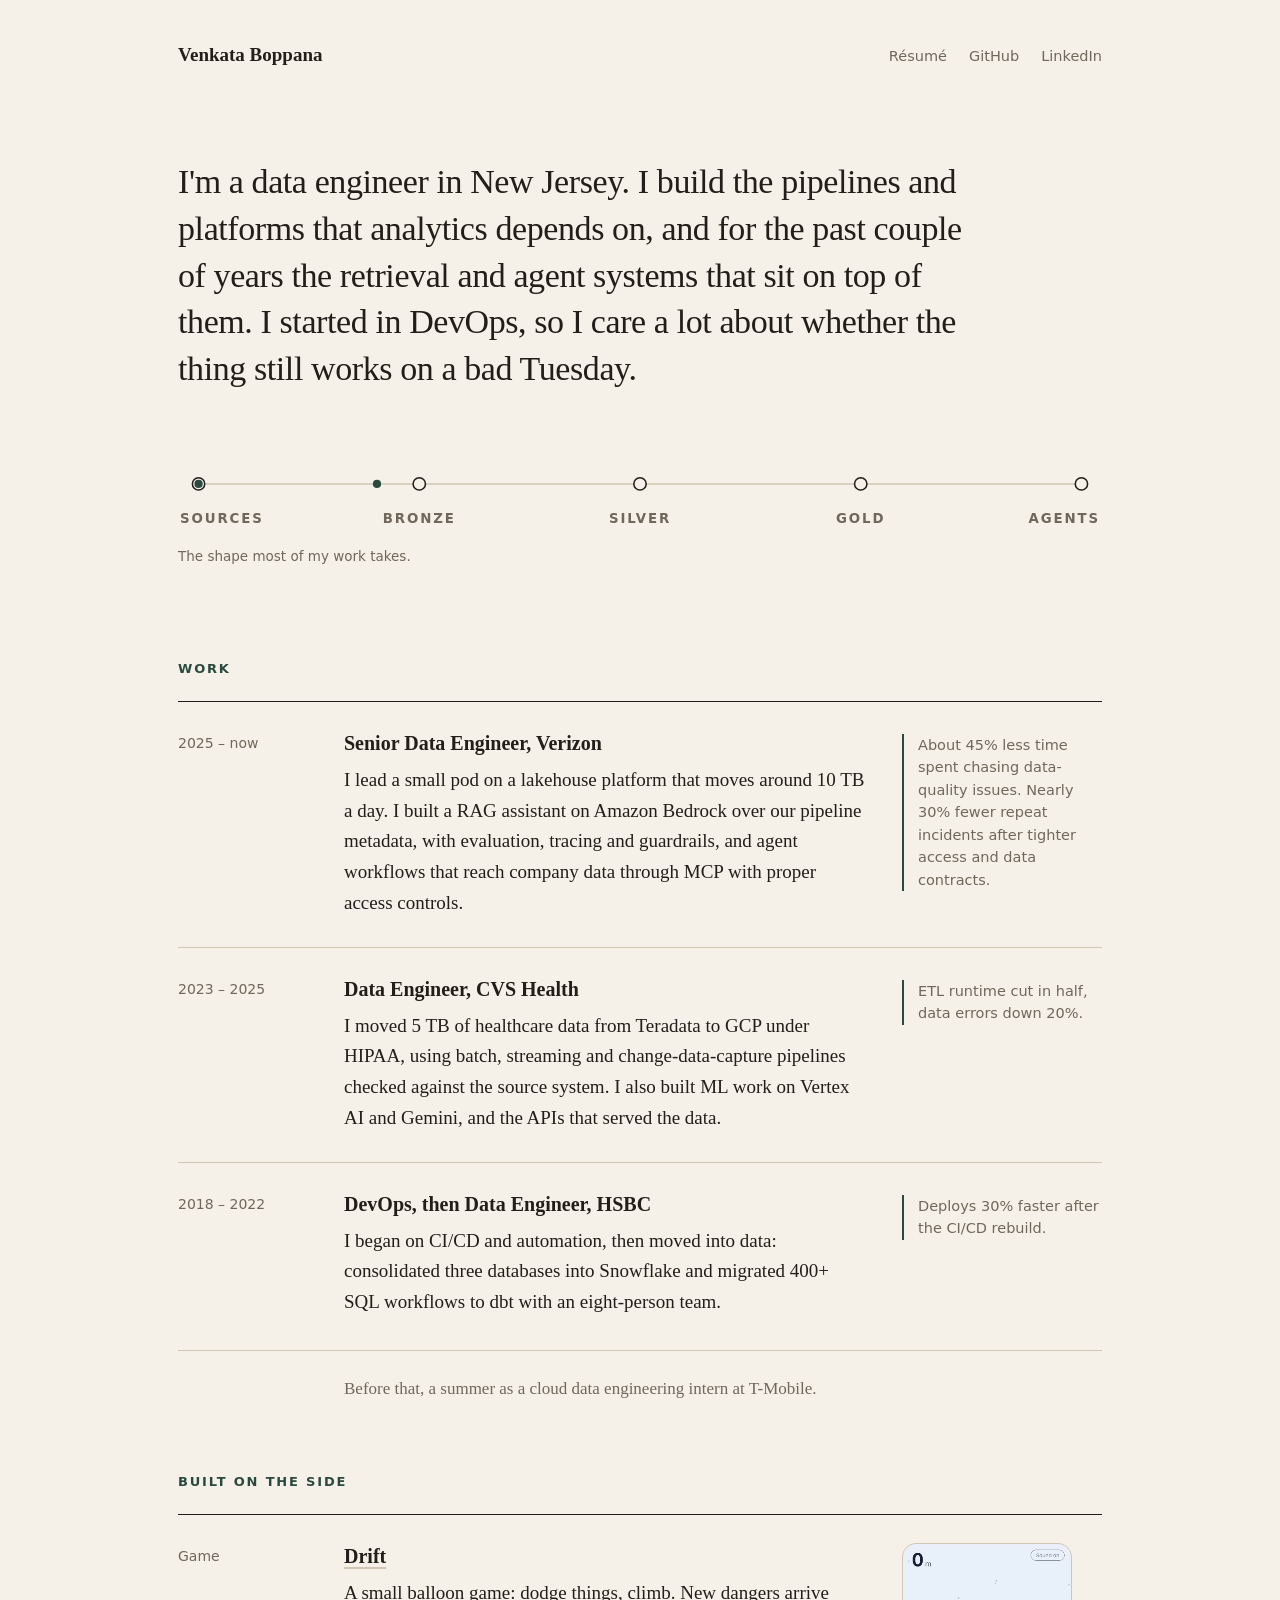
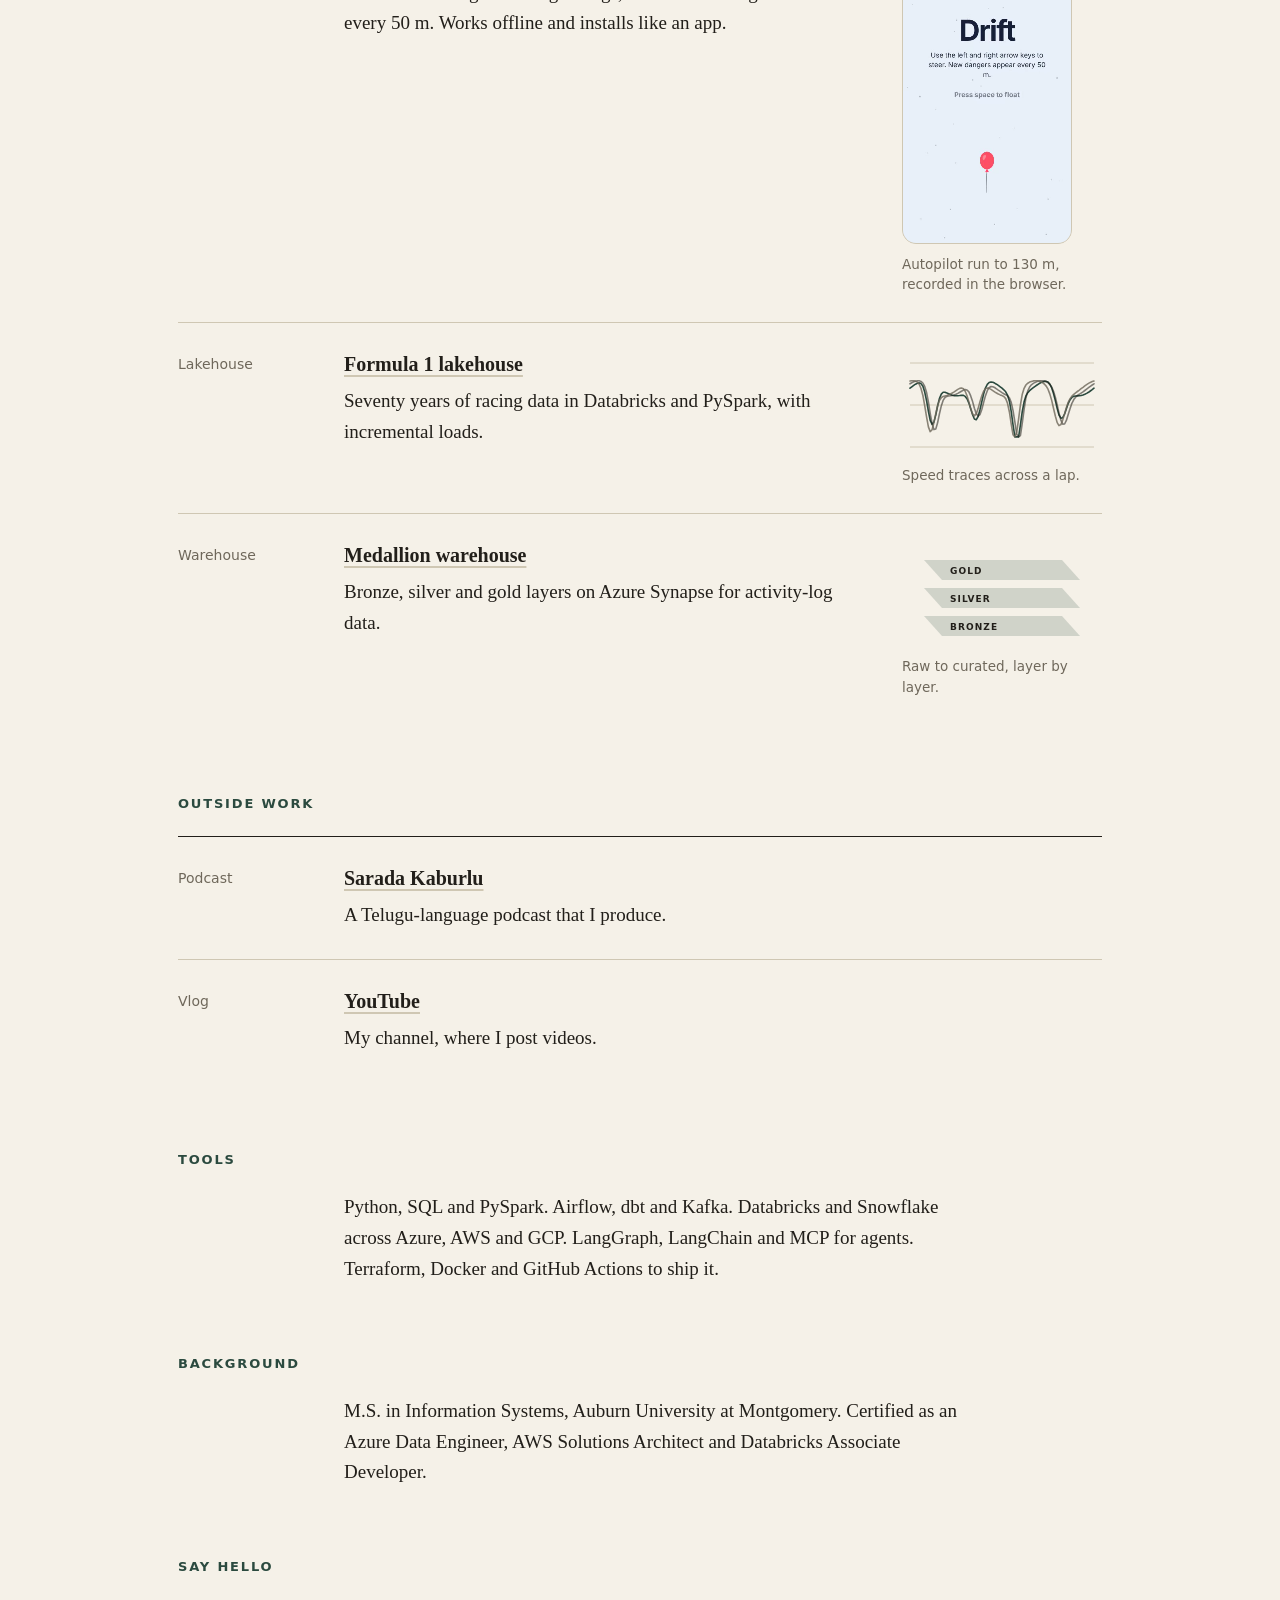
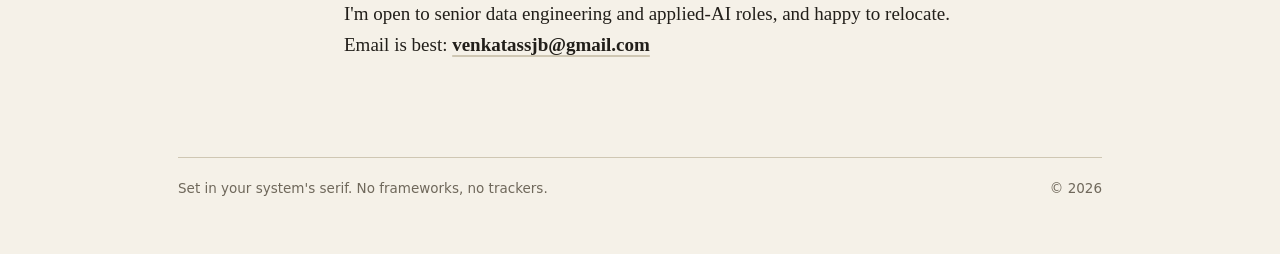
<file: index.html>
<!doctype html>
<html lang="en">
<head>
  <meta charset="utf-8">
  <meta name="viewport" content="width=device-width, initial-scale=1">
  <title>Venkata Boppana</title>
  <meta name="description" content="Venkata Boppana is a senior data engineer in New Jersey building data platforms and the retrieval and agent systems that run on them.">
  <meta name="color-scheme" content="light">
  <meta property="og:title" content="Venkata Boppana">
  <meta property="og:description" content="Senior data engineer. Pipelines, platforms, and the retrieval and agent systems on top of them.">
  <link rel="icon" href="data:image/svg+xml,%3Csvg xmlns='http://www.w3.org/2000/svg' viewBox='0 0 64 64'%3E%3Crect width='64' height='64' fill='%23f5f1e8'/%3E%3Ctext x='32' y='45' font-family='Georgia,serif' font-size='38' text-anchor='middle' fill='%232b4a3f'%3Ev%3C/text%3E%3C/svg%3E">
  <link rel="stylesheet" href="styles.css">
</head>
<body>
  <div class="page">
    <header class="top">
      <a href="#top" class="name">Venkata Boppana</a>
      <nav aria-label="Primary">
        <a href="Venkata_Boppana_Resume.pdf">Résumé</a>
        <a href="https://github.com/VenkataSathyaBoppana" target="_blank" rel="noopener">GitHub</a>
        <a href="https://www.linkedin.com/in/venkataboppana/" target="_blank" rel="noopener">LinkedIn</a>
      </nav>
    </header>

    <main id="top">
      <p class="intro">
        I'm a data engineer in New Jersey. I build the pipelines and platforms that analytics depends on, and for the past couple of years the retrieval and agent systems that sit on top of them. I started in DevOps, so I care a lot about whether the thing still works on a bad Tuesday.
      </p>

      <figure class="flow">
        <svg viewBox="0 0 900 84" role="img" aria-label="Animated diagram: data moving from sources through bronze, silver and gold layers to agents and dashboards">
          <line x1="20" y1="34" x2="880" y2="34" class="rail"/>
          <g class="nodes">
            <circle cx="20" cy="34" r="6" style="animation-delay:0s"/>
            <circle cx="235" cy="34" r="6" style="animation-delay:2s"/>
            <circle cx="450" cy="34" r="6" style="animation-delay:0s"/>
            <circle cx="665" cy="34" r="6" style="animation-delay:2s"/>
            <circle cx="880" cy="34" r="6" style="animation-delay:0s"/>
          </g>
          <g class="dots">
            <circle cx="20" cy="34" r="4"><animateMotion dur="8s" repeatCount="indefinite" path="M0,0 H860"/></circle>
            <circle cx="20" cy="34" r="4"><animateMotion dur="8s" begin="4s" repeatCount="indefinite" path="M0,0 H860"/></circle>
          </g>
          <g class="lbl">
            <text x="2" y="72" text-anchor="start">Sources</text>
            <text x="235" y="72" text-anchor="middle">Bronze</text>
            <text x="450" y="72" text-anchor="middle">Silver</text>
            <text x="665" y="72" text-anchor="middle">Gold</text>
            <text x="898" y="72" text-anchor="end">Agents</text>
          </g>
        </svg>
        <figcaption>The shape most of my work takes.</figcaption>
      </figure>

      <h2>Work</h2>

      <article class="role">
        <div class="when">2025 – now</div>
        <div class="body">
          <h3>Senior Data Engineer, Verizon</h3>
          <p>I lead a small pod on a lakehouse platform that moves around 10&nbsp;TB a day. I built a RAG assistant on Amazon Bedrock over our pipeline metadata, with evaluation, tracing and guardrails, and agent workflows that reach company data through MCP with proper access controls.</p>
        </div>
        <aside class="note">About 45% less time spent chasing data-quality issues. Nearly 30% fewer repeat incidents after tighter access and data contracts.</aside>
      </article>

      <article class="role">
        <div class="when">2023 – 2025</div>
        <div class="body">
          <h3>Data Engineer, CVS Health</h3>
          <p>I moved 5&nbsp;TB of healthcare data from Teradata to GCP under HIPAA, using batch, streaming and change-data-capture pipelines checked against the source system. I also built ML work on Vertex AI and Gemini, and the APIs that served the data.</p>
        </div>
        <aside class="note">ETL runtime cut in half, data errors down 20%.</aside>
      </article>

      <article class="role">
        <div class="when">2018 – 2022</div>
        <div class="body">
          <h3>DevOps, then Data Engineer, HSBC</h3>
          <p>I began on CI/CD and automation, then moved into data: consolidated three databases into Snowflake and migrated 400+ SQL workflows to dbt with an eight-person team.</p>
        </div>
        <aside class="note">Deploys 30% faster after the CI/CD rebuild.</aside>
      </article>

      <p class="aside-line">Before that, a summer as a cloud data engineering intern at T-Mobile.</p>

      <h2>Built on the side</h2>

      <article class="proj">
        <div class="when">Game</div>
        <div class="body">
          <h3><a href="drift/">Drift</a></h3>
          <p>A small balloon game: dodge things, climb. New dangers arrive every 50&nbsp;m. Works offline and installs like an app.</p>
        </div>
        <figure class="media phone">
          <video muted loop playsinline preload="metadata" poster="media/drift-poster.jpg" aria-label="Screen capture of Drift: a red balloon dodging rows of spikes while climbing past 130 metres">
            <source src="media/drift-capture.webm" type="video/webm">
            <source src="media/drift-capture.mp4" type="video/mp4">
          </video>
          <figcaption>Autopilot run to 130&nbsp;m, recorded in the browser.</figcaption>
        </figure>
      </article>

      <article class="proj">
        <div class="when">Lakehouse</div>
        <div class="body">
          <h3><a href="https://github.com/VenkataSathyaBoppana/Databricks_Project_On_Formula1" target="_blank" rel="noopener">Formula 1 lakehouse</a></h3>
          <p>Seventy years of racing data in Databricks and PySpark, with incremental loads.</p>
        </div>
        <figure class="media">
          <svg viewBox="0 0 200 104" role="img" aria-label="Three animated speed traces over one lap, dipping at the braking zones">
            <g class="grid"><line x1="8" y1="12" x2="192" y2="12"/><line x1="8" y1="54" x2="192" y2="54"/><line x1="8" y1="96" x2="192" y2="96"/></g>
            <g class="trace"><path d="M8.0,37.2 L9.8,35.8 L11.7,34.4 L13.5,33.2 L15.4,32.3 L17.2,31.9 L19.0,32.6 L20.9,35.3 L22.7,41.0 L24.6,49.8 L26.4,60.3 L28.2,69.3 L30.1,73.4 L31.9,71.1 L33.8,63.9 L35.6,55.0 L37.4,47.6 L39.3,43.1 L41.1,41.3 L43.0,41.2 L44.8,41.9 L46.6,42.8 L48.5,43.6 L50.3,44.2 L52.2,44.6 L54.0,44.8 L55.8,44.7 L57.7,44.5 L59.5,44.2 L61.4,44.4 L63.2,45.4 L65.0,47.8 L66.9,52.1 L68.7,57.8 L70.6,63.7 L72.4,68.0 L74.2,68.8 L76.1,65.5 L77.9,58.9 L79.8,50.7 L81.6,43.0 L83.4,37.1 L85.3,33.4 L87.1,31.5 L89.0,31.0 L90.8,31.3 L92.6,32.1 L94.5,33.2 L96.3,34.4 L98.2,35.8 L100.0,37.2 L101.8,38.8 L103.7,40.8 L105.5,44.1 L107.4,50.2 L109.2,60.3 L111.0,73.7 L112.9,85.9 L114.7,85.9 L116.6,85.9 L118.4,74.0 L120.2,60.8 L122.1,50.8 L123.9,44.9 L125.8,41.7 L127.6,39.7 L129.4,38.2 L131.3,36.7 L133.1,35.3 L135.0,34.0 L136.8,32.8 L138.6,31.7 L140.5,30.9 L142.3,30.4 L144.2,30.4 L146.0,31.1 L147.8,33.1 L149.7,36.9 L151.5,42.6 L153.4,49.9 L155.2,57.6 L157.0,64.0 L158.9,67.2 L160.7,66.7 L162.6,63.0 L164.4,57.7 L166.2,52.6 L168.1,48.7 L169.9,46.4 L171.8,45.3 L173.6,45.0 L175.4,44.9 L177.3,44.8 L179.1,44.5 L181.0,44.0 L182.8,43.3 L184.6,42.4 L186.5,41.3 L188.3,40.0 L190.2,38.6 L192.0,37.2" pathLength="1" style="animation-delay:0.0s"/><path d="M8.0,32.8 L9.8,31.7 L11.7,30.8 L13.5,30.2 L15.4,29.8 L17.2,29.8 L19.0,30.4 L20.9,32.0 L22.7,35.4 L24.6,41.6 L26.4,51.0 L28.2,62.3 L30.1,72.7 L31.9,78.6 L33.8,78.0 L35.6,71.8 L37.4,63.0 L39.3,54.9 L41.1,49.4 L43.0,46.5 L44.8,45.4 L46.6,45.0 L48.5,44.8 L50.3,44.5 L52.2,44.0 L54.0,43.3 L55.8,42.4 L57.7,41.3 L59.5,40.2 L61.4,39.1 L63.2,38.6 L65.0,39.0 L66.9,40.9 L68.7,44.9 L70.6,50.6 L72.4,57.2 L74.2,62.6 L76.1,65.1 L77.9,63.6 L79.8,58.5 L81.6,51.6 L83.4,44.9 L85.3,39.7 L87.1,36.7 L89.0,35.5 L90.8,35.7 L92.6,36.5 L94.5,37.8 L96.3,39.1 L98.2,40.4 L100.0,41.6 L101.8,42.7 L103.7,43.7 L105.5,44.9 L107.4,46.9 L109.2,51.3 L111.0,59.4 L112.9,71.2 L114.7,83.0 L116.6,85.9 L118.4,84.7 L120.2,72.7 L122.1,58.4 L123.9,47.0 L125.8,39.8 L127.6,36.0 L129.4,33.8 L131.3,32.4 L133.1,31.4 L135.0,30.6 L136.8,30.0 L138.6,29.7 L140.5,29.7 L142.3,29.9 L144.2,30.5 L146.0,31.6 L147.8,33.3 L149.7,36.0 L151.5,40.3 L153.4,46.4 L155.2,54.0 L157.0,62.2 L158.9,69.2 L160.7,73.1 L162.6,73.0 L164.4,69.4 L166.2,63.6 L168.1,57.5 L169.9,52.3 L171.8,48.6 L173.6,46.2 L175.4,44.5 L177.3,43.3 L179.1,42.1 L181.0,40.9 L182.8,39.5 L184.6,38.1 L186.5,36.7 L188.3,35.3 L190.2,34.0 L192.0,32.8" pathLength="1" style="animation-delay:0.5s"/><path d="M8.0,30.0 L9.8,29.7 L11.7,29.7 L13.5,30.1 L15.4,31.1 L17.2,33.3 L19.0,37.5 L20.9,44.5 L22.7,54.6 L24.6,66.1 L26.4,75.9 L28.2,80.6 L30.1,78.7 L31.9,71.6 L33.8,62.5 L35.6,54.7 L37.4,49.5 L39.3,46.7 L41.1,45.5 L43.0,44.9 L44.8,44.4 L46.6,43.8 L48.5,43.0 L50.3,42.0 L52.2,40.9 L54.0,39.6 L55.8,38.4 L57.7,37.4 L59.5,37.0 L61.4,37.7 L63.2,40.2 L65.0,44.7 L66.9,50.9 L68.7,57.6 L70.6,62.9 L72.4,64.9 L74.2,62.9 L76.1,57.6 L77.9,50.9 L79.8,44.7 L81.6,40.2 L83.4,37.7 L85.3,37.0 L87.1,37.4 L89.0,38.4 L90.8,39.6 L92.6,40.9 L94.5,42.0 L96.3,43.0 L98.2,43.9 L100.0,44.6 L101.8,45.5 L103.7,47.6 L105.5,52.3 L107.4,61.0 L109.2,72.9 L111.0,83.7 L112.9,85.9 L114.7,81.3 L116.6,68.2 L118.4,54.2 L120.2,43.6 L122.1,37.3 L123.9,34.0 L125.8,32.2 L127.6,31.1 L129.4,30.4 L131.3,29.9 L133.1,29.7 L135.0,29.7 L136.8,30.0 L138.6,30.6 L140.5,31.6 L142.3,33.0 L144.2,35.1 L146.0,38.2 L147.8,42.9 L149.7,49.4 L151.5,57.3 L153.4,65.3 L155.2,71.6 L157.0,74.6 L158.9,73.6 L160.7,69.1 L162.6,62.8 L164.4,56.5 L166.2,51.3 L168.1,47.6 L169.9,45.1 L171.8,43.3 L173.6,41.8 L175.4,40.5 L177.3,39.1 L179.1,37.7 L181.0,36.3 L182.8,34.9 L184.6,33.6 L186.5,32.4 L188.3,31.4 L190.2,30.6 L192.0,30.0" pathLength="1" style="animation-delay:1.0s"/></g>
          </svg>
          <figcaption>Speed traces across a lap.</figcaption>
        </figure>
      </article>

      <article class="proj">
        <div class="when">Warehouse</div>
        <div class="body">
          <h3><a href="https://github.com/VenkataSathyaBoppana/DataWareHouse_Activity" target="_blank" rel="noopener">Medallion warehouse</a></h3>
          <p>Bronze, silver and gold layers on Azure Synapse for activity-log data.</p>
        </div>
        <figure class="media">
          <svg viewBox="0 0 200 104" role="img" aria-label="Three stacked layers, bronze, silver and gold, lighting up in turn from the bottom">
            <g class="slabs">
              <polygon points="22,74 160,74 178,94 40,94" style="animation-delay:0s"/>
              <polygon points="22,46 160,46 178,66 40,66" style="animation-delay:.8s"/>
              <polygon points="22,18 160,18 178,38 40,38" style="animation-delay:1.6s"/>
            </g>
            <g class="lbl2"><text x="48" y="88">bronze</text><text x="48" y="60">silver</text><text x="48" y="32">gold</text></g>
          </svg>
          <figcaption>Raw to curated, layer by layer.</figcaption>
        </figure>
      </article>

      <h2>Outside work</h2>

      <article class="proj">
        <div class="when">Podcast</div>
        <div class="body">
          <h3><a href="https://podcastaddict.com/podcast/sarada-kaburlu-telugu-podcast/4714555" target="_blank" rel="noopener">Sarada Kaburlu</a></h3>
          <p>A Telugu-language podcast that I produce.</p>
        </div>
      </article>

      <article class="proj">
        <div class="when">Vlog</div>
        <div class="body">
          <h3><a href="https://www.youtube.com/@Venkata_Boppana" target="_blank" rel="noopener">YouTube</a></h3>
          <p>My channel, where I post videos.</p>
        </div>
      </article>

      <h2>Tools</h2>
      <p class="prose">Python, SQL and PySpark. Airflow, dbt and Kafka. Databricks and Snowflake across Azure, AWS and GCP. LangGraph, LangChain and MCP for agents. Terraform, Docker and GitHub Actions to ship it.</p>

      <h2>Background</h2>
      <p class="prose">M.S. in Information Systems, Auburn University at Montgomery. Certified as an Azure Data Engineer, AWS Solutions Architect and Databricks Associate Developer.</p>

      <h2>Say hello</h2>
      <p class="prose">I'm open to senior data engineering and applied-AI roles, and happy to relocate. Email is best: <a class="mail" href="mailto:venkatassjb@gmail.com">venkatassjb@gmail.com</a></p>
    </main>

    <footer>
      <span>Set in your system's serif. No frameworks, no trackers.</span>
      <span>© <span id="yr">2026</span></span>
    </footer>
  </div>
  <script>document.getElementById('yr').textContent = new Date().getFullYear();</script>
  <script>
    (function () {
      var reduce = matchMedia('(prefers-reduced-motion: reduce)').matches;
      document.querySelectorAll('.media video').forEach(function (v) {
        if (reduce) { v.controls = true; return; }
        new IntersectionObserver(function (es) {
          es.forEach(function (e) { if (e.isIntersecting) v.play().catch(function () {}); else v.pause(); });
        }, { threshold: .35 }).observe(v);
      });
    })();
  </script>
</body>
</html>
</file>
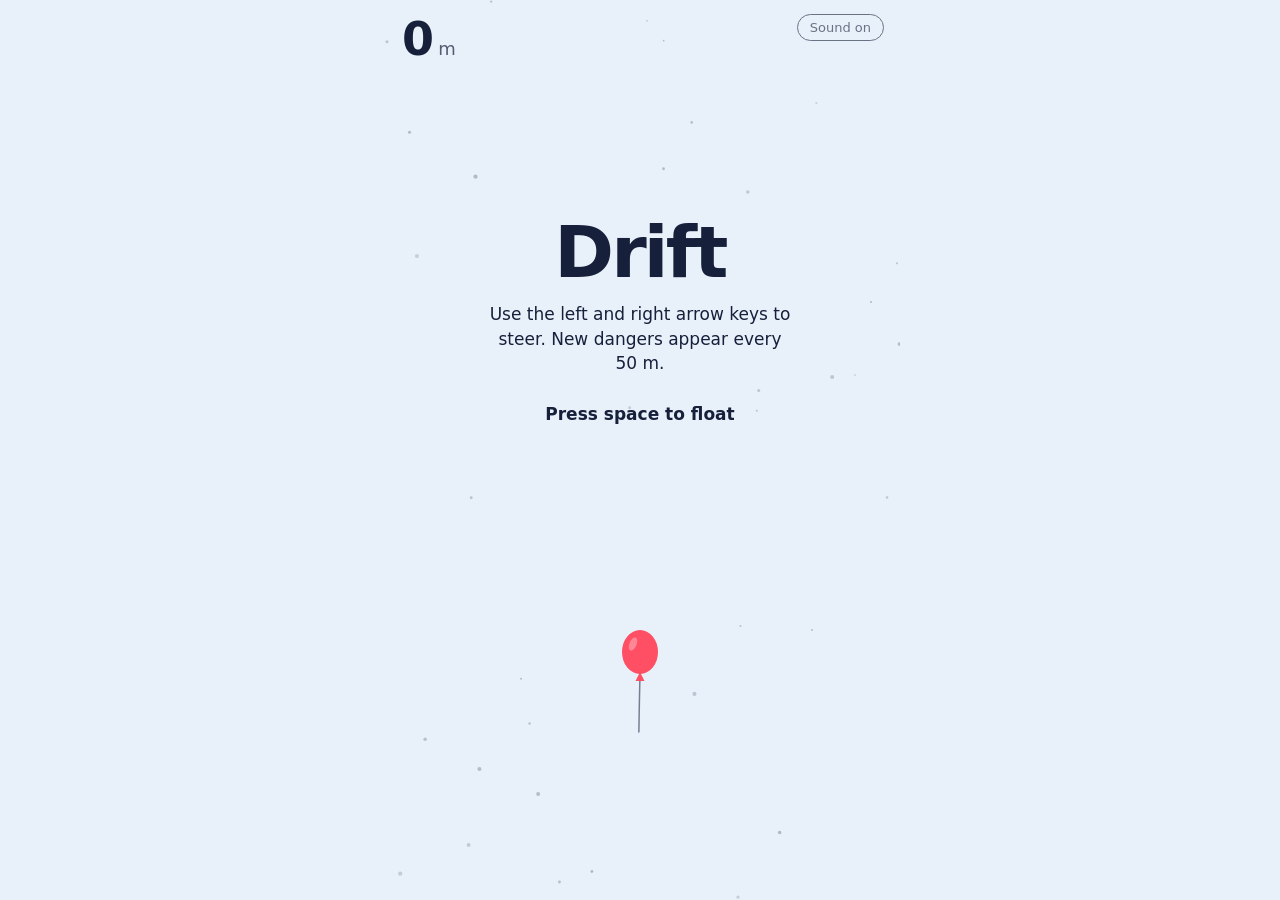
<file: drift/index.html>
<!DOCTYPE html>
<html lang="en">
<head>
<meta charset="utf-8">
<meta name="viewport" content="width=device-width, initial-scale=1, viewport-fit=cover">
<meta name="color-scheme" content="light dark">
<title>Drift</title>
<link rel="manifest" href="manifest.webmanifest">
<link rel="icon" href="icons/icon-192.png">
<link rel="apple-touch-icon" href="icons/icon-192.png">
<meta name="theme-color" content="#E8F1FA">

<style>
  :root {
    --bg: #E8F1FA;
    --fg: #16203A;
    --pop: #FF4F64;
    box-sizing: border-box;
    padding-top: env(safe-area-inset-top, 0px);
    padding-bottom: env(safe-area-inset-bottom, 0px);
    background: var(--bg);
  }
  @media (prefers-color-scheme: dark) {
    :root:not([data-theme="light"]) { --bg: #232C58; --fg: #EEF1FF; }
  }
  :root[data-theme="dark"] { --bg: #232C58; --fg: #EEF1FF; }
  html { scroll-padding-top: env(safe-area-inset-top, 0px); height: 100%; }
  body {
    margin: 0; height: 100%; overflow: hidden;
    background: var(--bg); color: var(--fg);
    font-family: system-ui, -apple-system, 'Segoe UI', sans-serif;
    -webkit-user-select: none; user-select: none;
    -webkit-tap-highlight-color: transparent;
  }
  #stage {
    position: relative; height: 100%; max-width: 520px; margin: 0 auto;
    touch-action: none;
  }
  canvas { position: absolute; inset: 0; width: 100%; height: 100%; display: block; }
  #hud { position: absolute; top: 16px; left: 22px; right: 22px; pointer-events: none; }
  #alt { font-size: 46px; font-weight: 700; letter-spacing: -0.03em; line-height: 1; font-variant-numeric: tabular-nums; }
  #alt .u { font-size: 18px; font-weight: 400; letter-spacing: 0; opacity: .7; }
  #best { margin-top: 6px; font-size: 14px; opacity: .65; min-height: 1em; }
  #snd {
    position: absolute; top: 14px; right: 16px; cursor: pointer;
    font: inherit; font-size: 13px; color: var(--fg);
    background: transparent; border: 1.5px solid currentColor; border-radius: 999px;
    padding: 5px 12px; opacity: .6;
  }
  #snd:hover, #snd:focus-visible { opacity: 1; }
  #snd:focus-visible { outline: 2px solid currentColor; outline-offset: 2px; }
  #card {
    position: absolute; left: 0; right: 0; top: 24%;
    text-align: center; padding: 0 28px; pointer-events: none;
    transition: opacity .25s ease;
  }
  #card.off { opacity: 0; }
  #card h1 { margin: 0; font-size: 72px; line-height: 1; font-weight: 700; letter-spacing: -0.04em; }
  #card p { margin: 14px auto 0; max-width: 28ch; font-size: 17px; line-height: 1.45; }
  #card .go { margin-top: 26px; font-weight: 700; animation: pulse 1.8s ease-in-out infinite; }
  @keyframes pulse { 50% { opacity: .35; } }
  #toast { position: absolute; left: 0; right: 0; top: 22%; text-align: center; pointer-events: none; opacity: 0; }
  #toast.show { animation: toast 2.4s ease both; }
  #toast b { display: block; font-size: 44px; line-height: 1; letter-spacing: -0.03em; }
  #toast span { display: block; margin-top: 8px; font-size: 17px; opacity: .85; }
  @keyframes toast {
    0% { opacity: 0; transform: translateY(10px) scale(.96); }
    12% { opacity: 1; transform: none; }
    78% { opacity: 1; }
    100% { opacity: 0; }
  }
  @keyframes toastFade { 0% { opacity: 0; } 12% { opacity: 1; } 78% { opacity: 1; } 100% { opacity: 0; } }
  @media (prefers-reduced-motion: reduce) {
    #card .go { animation: none; }
    #toast.show { animation-name: toastFade; }
  }
  #off { margin-top: 4px; font-size: 12px; opacity: 0; transition: opacity .4s ease; }
  #off.on { opacity: .6; }
  #inst {
    position: absolute; top: 14px; right: 112px; cursor: pointer;
    font: inherit; font-size: 13px; color: var(--fg);
    background: transparent; border: 1.5px solid currentColor; border-radius: 999px;
    padding: 5px 12px; opacity: .85;
  }
  #inst:focus-visible { outline: 2px solid currentColor; outline-offset: 2px; }
</style>
</head>
<body>
<div id="stage">
  <canvas id="c" role="img" aria-label="Balloon game: steer the balloon away from obstacles"></canvas>
  <div id="hud">
    <div id="alt"><span id="num">0</span><span class="u"> m</span></div>
    <div id="best"></div>
    <div id="off" aria-live="polite"></div>
  </div>
  <button id="snd" type="button" aria-pressed="true">Sound on</button>
  <button id="inst" type="button" hidden>Install</button>
  <div id="toast" aria-live="polite"><b id="tt"></b><span id="ts"></span></div>
  <div id="card">
    <h1 id="title">Drift</h1>
    <p id="line">Slide or use the arrow keys to steer. New dangers appear every 50 m, so keep climbing.</p>
    <p class="go" id="go">Tap to float</p>
  </div>
</div>

<script>
(function () {
  const $ = id => document.getElementById(id);
  const root = document.documentElement;
  const stage = $('stage'), cv = $('c'), ctx = cv.getContext('2d');
  const numEl = $('num'), bestEl = $('best'), card = $('card');
  const titleEl = $('title'), lineEl = $('line'), goEl = $('go');
  const toastEl = $('toast'), ttEl = $('tt'), tsEl = $('ts'), sndBtn = $('snd');
  const reduce = matchMedia('(prefers-reduced-motion: reduce)').matches;

  const POP = '#FF4F64';
  const CONF = ['#FF4F64', '#FFC53D', '#2EC4A6', '#4DA3FF', '#9B6BFF', '#FF8FB1'];
  const PAL_DAY = ['#E8F1FA', '#A7C6E7', '#5A70B8', '#222B5C', '#0C1030'];
  const PAL_NIGHT = ['#232C58', '#161C40', '#0E1230', '#090B22', '#05061A'];
  const INK = [22, 32, 58], PAPER = [238, 241, 255];
  const PX_PER_M = 30;

  const clamp = (v, a, b) => Math.max(a, Math.min(b, v));
  const lerp = (a, b, t) => a + (b - a) * t;
  const rand = (a, b) => a + Math.random() * (b - a);
  const hex = h => [1, 3, 5].map(i => parseInt(h.slice(i, i + 2), 16));
  const mix = (a, b, t) => a.map((v, i) => v + (b[i] - v) * t);
  const rgb = c => 'rgb(' + c.map(Math.round).join(',') + ')';
  function sky(m, pal) {
    const p = pal.map(hex);
    const f = Math.min(m / 600, 1) * (p.length - 1);
    const i = Math.min(Math.floor(f), p.length - 2);
    return mix(p[i], p[i + 1], f - i);
  }
  function isDark() {
    const th = root.getAttribute('data-theme');
    if (th === 'dark') return true;
    if (th === 'light') return false;
    return matchMedia('(prefers-color-scheme: dark)').matches;
  }

  // ---------- state ----------
  const R = 18, ROWLEN = 34;
  let W = 0, H = 0, dpr = 1;
  let state = 'ready', alt = 0, m = 0, best = 0, bestAlt = 0, speed = 170;
  let since = 0, nextGap = 40, prevGapX = 0, deadAt = 0, shake = 0, t = 0, lastM = -1, si = 0, rainT = 0, rainAcc = 0;
  let hz = [], specks = [], parts = [], conf = [], wlines = [], ring = null, windAcc = 0;
  let gust = { phase: 'idle', cd: 3, t: 0, dur: 0, dir: 1, s: 0, env: 0 };
  let pal = PAL_DAY, fg = '#16203A', bgStr = '#E8F1FA', ac = null, soundOn = true;
  const bal = { x: 0, y: 0, vx: 0, tx: 0 };
  const keys = { l: false, r: false };

  try {
    best = parseInt(localStorage.getItem('drift-best2') || '0', 10) || 0;
    soundOn = localStorage.getItem('drift-sound') !== 'off';
  } catch (e) {}
  bestAlt = best * PX_PER_M;
  function setBestLabel() { bestEl.textContent = best > 0 ? 'Best ' + best + ' m' : ''; }
  function setSndLabel() { sndBtn.textContent = soundOn ? 'Sound on' : 'Sound off'; sndBtn.setAttribute('aria-pressed', String(soundOn)); }
  setBestLabel(); setSndLabel();
  const fine = !matchMedia('(pointer: coarse)').matches;
  const READY_LINE = fine ? 'Use the left and right arrow keys to steer. New dangers appear every 50 m.' : 'Slide to steer. New dangers appear every 50 m, so keep climbing.';
  const GO_START = fine ? 'Press space to float' : 'Tap to float';
  const GO_AGAIN = fine ? 'Press space to float again' : 'Tap to float again';
  lineEl.textContent = READY_LINE; goEl.textContent = GO_START;

  // ---------- stages: new obstacle shapes every 50 m ----------
  const STAGES = [
    { at: 0,   fn: spawnRow,     w: 1 },
    { at: 50,  fn: spawnDrifter, w: .8, sub: 'Needles start to slide' },
    { at: 100, fn: spawnMine,    w: .8, sub: 'Spiky mines drift in' },
    { at: 150, fn: spawnFaller,  w: .8, sub: 'Needles drop from above' },
    { at: 200, fn: spawnBlade,   w: .8, sub: 'Spinning blades ahead' },
    { at: 250, fn: null,                 sub: 'Crosswinds pick up' },
    { at: 300, fn: null,                 sub: 'Gaps start to shift' },
    { at: 350, fn: spawnGems,    w: .8, sub: 'Crystals rain down' }
  ];

  // ---------- sizing ----------
  const SCALE_PROPS = ['x', 'gapX', 'gapW', 'base', 'amp', 'x0'];
  function resize() {
    const r = stage.getBoundingClientRect();
    const nw = r.width, nh = r.height;
    if (W && nw !== W) {
      const k = nw / W;
      bal.x *= k; bal.tx *= k; prevGapX *= k;
      hz.forEach(h => SCALE_PROPS.forEach(p => { if (h[p] != null) h[p] *= k; }));
    }
    W = nw; H = nh;
    dpr = Math.min(window.devicePixelRatio || 1, 2);
    cv.width = Math.round(W * dpr); cv.height = Math.round(H * dpr);
    bal.y = H * 0.72;
  }

  function reset() {
    pal = isDark() ? PAL_NIGHT : PAL_DAY;
    alt = 0; m = 0; lastM = -1; speed = 170; si = 0;
    hz = []; parts = []; conf = []; wlines = []; ring = null; shake = 0; rainT = 0;
    since = 0; nextGap = 40; prevGapX = W / 2;
    bal.x = W / 2; bal.tx = W / 2; bal.vx = 0; bal.y = H * 0.72;
    gust = { phase: 'idle', cd: 3, t: 0, dur: 0, dir: 1, s: 0, env: 0 };
    toastEl.classList.remove('show');
    if (!specks.length) {
      for (let i = 0; i < 36; i++) specks.push({ x: rand(0, W), y: rand(0, H), r: rand(.8, 2.2), z: rand(.15, .5) });
    }
  }

  // ---------- spawning (each returns a spacing multiplier) ----------
  function spawn() {
    const d = Math.min(1, m / 450);
    const opts = []; let total = 0;
    for (let i = 0; i <= si; i++) {
      const s = STAGES[i]; if (!s.fn) continue;
      let w = s.w;
      if (i === 0 && si >= 3) w = .7;
      if (i === si && si > 0 && m < s.at + 40) w *= 2.5;
      opts.push([s.fn, w]); total += w;
    }
    let r = Math.random() * total, pick = opts[0][0];
    for (const o of opts) { if (r < o[1]) { pick = o[0]; break; } r -= o[1]; }
    const mult = pick(d) || 1;
    nextGap = lerp(340, 215, d) * rand(.9, 1.15) * mult;
  }
  function spawnRow(d) {
    const gapW = Math.max(104, lerp(.5, .3, d) * W), half = gapW / 2;
    const gx = clamp(prevGapX + rand(-.45, .45) * W, half + 10, W - half - 10);
    prevGapX = gx;
    const row = { k: 'row', y: -14, gapX: gx, gapW: gapW, sl: false };
    if (m >= 300 && Math.random() < .5) {
      row.sl = true; row.base = gx; row.amp = Math.min(W * .2, 90); row.ph = rand(0, 6.28); row.sp = lerp(1.1, 1.8, d);
    }
    hz.push(row);
    return 1;
  }
  function spawnDrifter(d) {
    const dir = Math.random() < .5 ? -1 : 1;
    const x = rand(40, W - 40), vx = dir * lerp(60, 170, d);
    hz.push({ k: 'drift', x: x, y: -60, vx: vx, len: 46 });
    if (d > 0.5 && Math.random() < .5) hz.push({ k: 'drift', x: W - x, y: -190, vx: -vx, len: 46 });
    return .9;
  }
  function spawnMine(d) {
    const amp = rand(30, Math.min(110, W * .25));
    const x0 = clamp(rand(0, W), amp + 30, W - amp - 30);
    const sp = lerp(1.1, 2.0, d), spin = (Math.random() < .5 ? -1 : 1) * rand(.8, 1.6), ph = rand(0, 6.28);
    hz.push({ k: 'mine', x0: x0, x: x0, y: -40, amp: amp, ph: ph, sp: sp, rot: 0, spin: spin });
    if (d > .4) {
      hz.push({ k: 'mine', x0: clamp(W - x0, amp + 30, W - amp - 30), x: W - x0, y: -170, amp: amp, ph: ph + Math.PI, sp: sp, rot: 1, spin: -spin });
      return 1.25;
    }
    return 1;
  }
  function spawnFaller(d) {
    hz.push({ k: 'fall', x: clamp(bal.x + rand(-70, 70), 24, W - 24), y: -9999, st: 'warn', wt: lerp(1, .65, d), len: 60 });
    return .9;
  }
  function spawnBlade(d) {
    const L = 64;
    const x = rand(L + 14, W - L - 14);
    const w = (Math.random() < .5 ? -1 : 1) * lerp(1.5, 2.6, d);
    hz.push({ k: 'blade', x: x, y: -80, rot: rand(0, 6.28), w: w, L: L });
    return 1.25;
  }
  function spawnGems(d) {
    const dir = Math.random() < .5 ? -1 : 1, vx = dir * lerp(80, 150, d), x0 = rand(50, W - 50);
    for (let i = 0; i < 3; i++) hz.push({ k: 'gem', x: x0, y: -40 - i * 75, vx: vx, rot: rand(0, 6), vr: rand(-2, 2) });
    return 1.35;
  }

  // ---------- collision ----------
  function segDist(px, py, ax, ay, bx, by) {
    const dx = bx - ax, dy = by - ay;
    let u = ((px - ax) * dx + (py - ay) * dy) / (dx * dx + dy * dy);
    u = clamp(u, 0, 1);
    return [Math.hypot(px - (ax + dx * u), py - (ay + dy * u)), u];
  }
  function needleHit(x, y, len, hw) {
    const s = segDist(bal.x, bal.y, x, y, x, y + len);
    return s[0] < 14 + (hw * (1 - s[1]) + 1) * 0.7;
  }
  function teeth(h, cb) {
    const n = Math.round(W / 22), sp = W / n;
    const gl = h.gapX - h.gapW / 2, gr = h.gapX + h.gapW / 2;
    for (let i = 0; i < n; i++) {
      const x = sp * (i + .5);
      if (x > gl && x < gr) continue;
      cb(x);
    }
  }
  function collide() {
    for (const h of hz) {
      if (h.k === 'row') {
        if (bal.y < h.y - 30 || bal.y > h.y + ROWLEN + 30) continue;
        const gl = h.gapX - h.gapW / 2, gr = h.gapX + h.gapW / 2;
        if (bal.y + 14 > h.y - 5 && bal.y - 14 < h.y && (bal.x - 12 < gl || bal.x + 12 > gr)) return die();
        let hit = false;
        teeth(h, x => { if (!hit && needleHit(x, h.y, ROWLEN, 6)) hit = true; });
        if (hit) return die();
      } else if (h.k === 'drift') {
        if (needleHit(h.x, h.y, h.len, 6)) return die();
      } else if (h.k === 'fall') {
        if (h.st === 'drop' && needleHit(h.x, h.y, h.len, 6)) return die();
      } else if (h.k === 'mine') {
        if (Math.hypot(bal.x - h.x, bal.y - h.y) < 29) return die();
      } else if (h.k === 'blade') {
        const c = Math.cos(h.rot) * h.L, s = Math.sin(h.rot) * h.L;
        const sd = segDist(bal.x, bal.y, h.x - c, h.y - s, h.x + c, h.y + s);
        if (sd[0] < 12 + 5 * (1 - Math.abs(sd[1] - .5) * 2) + 2) return die();
      } else if (h.k === 'gem') {
        if (Math.hypot(bal.x - h.x, bal.y - h.y) < 26) return die();
      }
    }
  }

  // ---------- sound ----------
  function tone(f, t0, dur, vol) {
    const o = ac.createOscillator(), g = ac.createGain(), n = ac.currentTime + t0;
    o.type = 'sine'; o.frequency.value = f;
    g.gain.setValueAtTime(0.0001, n);
    g.gain.linearRampToValueAtTime(vol, n + .02);
    g.gain.exponentialRampToValueAtTime(.0001, n + dur);
    o.connect(g); g.connect(ac.destination); o.start(n); o.stop(n + dur + .05);
  }
  function chime() { try { if (soundOn && ac) { tone(660, 0, .25, .07); tone(990, .09, .35, .07); } } catch (e) {} }
  function popSound() {
    try {
      if (!soundOn || !ac) return;
      const n = Math.floor(ac.sampleRate * 0.14);
      const buf = ac.createBuffer(1, n, ac.sampleRate), d = buf.getChannelData(0);
      for (let i = 0; i < n; i++) d[i] = (Math.random() * 2 - 1) * Math.pow(1 - i / n, 3);
      const src = ac.createBufferSource(), g = ac.createGain();
      g.gain.value = 0.22; src.buffer = buf; src.connect(g); g.connect(ac.destination); src.start();
      tone(880, .05, .2, .05); tone(1320, .11, .25, .05); tone(1760, .17, .3, .04);
    } catch (e) {}
  }

  // ---------- confetti ----------
  function burst(x, y, n, smin, smax, ang, spread, life) {
    for (let i = 0; i < n; i++) {
      const a = ang + rand(-spread, spread), sp = rand(smin, smax);
      conf.push({
        x: x, y: y, vx: Math.cos(a) * sp, vy: Math.sin(a) * sp,
        w: rand(6, 12), h: rand(3, 6), rot: rand(0, 6.28), vr: rand(-10, 10),
        fl: rand(0, 6.28), vf: rand(6, 14), col: CONF[Math.floor(Math.random() * CONF.length)],
        round: Math.random() < .22, life: rand(life * .7, life)
      });
    }
  }

  // ---------- flow ----------
  function showToast(title, sub) {
    ttEl.textContent = title; tsEl.textContent = sub;
    toastEl.classList.remove('show'); void toastEl.offsetWidth; toastEl.classList.add('show');
  }
  function announce(s) {
    showToast(s.at + ' m', s.sub);
    chime();
    if (!reduce) {
      burst(W * .08, H * .66, 22, 320, 640, -Math.PI / 2.6, .35, 2);
      burst(W * .92, H * .66, 22, 320, 640, -Math.PI + Math.PI / 2.6, .35, 2);
    }
    if (s.at === 250) gust.cd = 3;
  }
  function start() {
    reset();
    state = 'play';
    card.classList.add('off');
    numEl.textContent = '0';
    setBestLabel();
  }
  function die() {
    state = 'dead'; deadAt = performance.now();
    shake = reduce ? 0 : .35;
    toastEl.classList.remove('show');
    const score = Math.floor(m);
    const isBest = score > best;
    if (isBest) {
      best = score; bestAlt = best * PX_PER_M;
      try { localStorage.setItem('drift-best2', String(best)); } catch (e) {}
    }
    for (let i = 0; i < 16; i++) {
      const a = rand(0, Math.PI * 2), sp = rand(120, 380);
      parts.push({ x: bal.x, y: bal.y, vx: Math.cos(a) * sp, vy: Math.sin(a) * sp - 60, rot: rand(0, 6), vr: rand(-9, 9), s: rand(5, 10), life: 1 });
    }
    ring = { r: 14, a: .6 };
    // confetti: round burst, upward cannon, then a short rain
    burst(bal.x, bal.y, 80, 160, 640, 0, Math.PI, 2.6);
    burst(bal.x, bal.y, 55, 520, 980, -Math.PI / 2, .85, 2.8);
    rainT = isBest ? 1.8 : .8; rainAcc = 0;
    popSound();
    titleEl.textContent = 'Popped';
    lineEl.textContent = isBest ? 'New best: ' + best + ' m.' : 'You reached ' + score + ' m. Best: ' + best + ' m.';
    goEl.textContent = GO_AGAIN;
    setBestLabel();
    card.classList.remove('off');
  }
  function tryStart() {
    if (state === 'ready' || (state === 'dead' && performance.now() - deadAt > 600)) start();
  }

  // ---------- update ----------
  let mode = 'key';
  const KEYV = 520;
  function stepBalloon(dt, wind) {
    let des;
    if (mode === 'key') {
      des = ((keys.r ? 1 : 0) - (keys.l ? 1 : 0)) * KEYV + wind;
      bal.vx += (des - bal.vx) * (1 - Math.exp(-dt * 13));
    } else {
      des = clamp((bal.tx - bal.x) * 7 + wind, -760, 760);
      bal.vx += (des - bal.vx) * (1 - Math.exp(-dt * 12));
    }
    bal.x += bal.vx * dt;
    if (bal.x < R) { bal.x = R; if (bal.vx < 0) bal.vx = 0; }
    if (bal.x > W - R) { bal.x = W - R; if (bal.vx > 0) bal.vx = 0; }
    if (mode === 'key') bal.tx = bal.x;
  }

  function update(dt) {
    if (state === 'play') {
      const d = Math.min(1, m / 450);
      speed = lerp(170, 340, Math.min(1, m / 500));
      alt += speed * dt; m = alt / PX_PER_M;

      while (si < STAGES.length - 1 && m >= STAGES[si + 1].at) { si++; announce(STAGES[si]); }


      // wind gusts (from 250 m)
      if (m >= 250) {
        if (gust.phase === 'idle') {
          gust.cd -= dt;
          if (gust.cd <= 0) { gust.phase = 'warn'; gust.t = 1.1; gust.dir = Math.random() < .5 ? -1 : 1; gust.s = lerp(300, 520, d); }
        } else if (gust.phase === 'warn') {
          gust.t -= dt;
          if (gust.t <= 0) { gust.phase = 'blow'; gust.dur = lerp(2.2, 3.4, d); gust.t = gust.dur; }
        } else {
          gust.t -= dt;
          gust.env = clamp(Math.min((gust.dur - gust.t) / .5, gust.t / .6), 0, 1);
          if (gust.t <= 0) { gust.phase = 'idle'; gust.env = 0; gust.cd = rand(6, 10) - 3 * d; }
        }
      }
      const wind = gust.phase === 'blow' ? gust.dir * gust.s * gust.env : 0;
      stepBalloon(dt, wind);

      if (gust.phase === 'blow') {
        windAcc += dt * 40 * gust.env;
        while (windAcc >= 1) {
          windAcc -= 1;
          wlines.push({ x: gust.dir > 0 ? -60 : W + 60, y: rand(0, H), len: rand(30, 90), v: rand(700, 1100) });
        }
      }
      wlines.forEach(l => { l.x += gust.dir * l.v * dt; });
      wlines = wlines.filter(l => l.x > -140 && l.x < W + 140);

      for (const h of hz) {
        if (h.k === 'row') {
          h.y += speed * dt;
          if (h.sl) {
            h.ph += dt * h.sp;
            const half = h.gapW / 2;
            h.gapX = clamp(h.base + Math.sin(h.ph) * h.amp, half + 10, W - half - 10);
          }
        } else if (h.k === 'drift') {
          h.y += speed * dt; h.x += h.vx * dt;
          if (h.x < 20) { h.x = 20; h.vx = Math.abs(h.vx); }
          if (h.x > W - 20) { h.x = W - 20; h.vx = -Math.abs(h.vx); }
        } else if (h.k === 'fall') {
          if (h.st === 'warn') { h.wt -= dt; if (h.wt <= 0) { h.st = 'drop'; h.y = -70; } }
          else h.y += (speed + 560) * dt;
        } else if (h.k === 'mine') {
          h.y += speed * dt; h.ph += dt * h.sp; h.rot += dt * h.spin;
          h.x = clamp(h.x0 + Math.sin(h.ph) * h.amp, 24, W - 24);
        } else if (h.k === 'blade') {
          h.y += speed * dt; h.rot += h.w * dt;
        } else if (h.k === 'gem') {
          h.y += speed * 1.1 * dt; h.x += h.vx * dt; h.rot += h.vr * dt;
          if (h.x < 20) { h.x = 20; h.vx = Math.abs(h.vx); }
          if (h.x > W - 20) { h.x = W - 20; h.vx = -Math.abs(h.vx); }
        }
      }
      since += speed * dt;
      if (since >= nextGap) { since = 0; spawn(); }
      hz = hz.filter(h => (h.k === 'fall' && h.st === 'warn') || h.y < H + 120);
      collide();

      const fm = Math.floor(m);
      if (fm !== lastM && state === 'play') { lastM = fm; numEl.textContent = String(fm); }
    } else if (state === 'ready') {
      stepBalloon(dt, 0);
    }

    // slow-motion beat right after the pop
    const ts = state === 'dead' && performance.now() - deadAt < 420 && !reduce ? .4 : 1;
    const pdt = dt * ts;

    parts.forEach(p => { p.vy += 700 * pdt; p.x += p.vx * pdt; p.y += p.vy * pdt; p.rot += p.vr * pdt; p.life -= pdt * 1.1; });
    parts = parts.filter(p => p.life > 0);

    if (rainT > 0) {
      rainT -= dt; rainAcc += dt * 70;
      while (rainAcc >= 1) {
        rainAcc -= 1;
        conf.push({
          x: rand(0, W), y: -12, vx: rand(-40, 40), vy: rand(80, 220),
          w: rand(6, 12), h: rand(3, 6), rot: rand(0, 6.28), vr: rand(-8, 8),
          fl: rand(0, 6.28), vf: rand(6, 14), col: CONF[Math.floor(Math.random() * CONF.length)],
          round: Math.random() < .22, life: rand(2, 3.2)
        });
      }
    }
    conf.forEach(c => {
      c.vx *= Math.max(0, 1 - 2.2 * pdt);
      c.vy = c.vy * Math.max(0, 1 - 1.5 * pdt) + 520 * pdt;
      c.fl += c.vf * pdt; c.rot += c.vr * pdt;
      c.x += (c.vx + Math.sin(c.fl * .6) * 30) * pdt; c.y += c.vy * pdt; c.life -= pdt;
    });
    conf = conf.filter(c => c.life > 0 && c.y < H + 30);

    if (ring) { ring.r += 260 * pdt; ring.a -= pdt * 1.4; if (ring.a <= 0) ring = null; }
    if (shake > 0) shake = Math.max(0, shake - dt);
    const sf = state === 'play' ? speed : state === 'ready' ? 30 : 0;
    specks.forEach(s => { s.y += sf * s.z * dt; if (s.y > H + 4) { s.y = -4; s.x = rand(0, W); } });
  }

  // ---------- draw ----------
  function needle(x, y, len, hw) {
    ctx.beginPath();
    ctx.moveTo(x - hw, y); ctx.lineTo(x + hw, y); ctx.lineTo(x, y + len);
    ctx.closePath(); ctx.fill();
  }
  function drawMine(h) {
    ctx.save(); ctx.translate(h.x, h.y); ctx.rotate(h.rot);
    ctx.beginPath(); ctx.arc(0, 0, 12, 0, Math.PI * 2); ctx.fill();
    for (let i = 0; i < 10; i++) {
      ctx.save(); ctx.rotate(i * Math.PI / 5);
      ctx.beginPath(); ctx.moveTo(-4.5, -9); ctx.lineTo(4.5, -9); ctx.lineTo(0, -22); ctx.closePath(); ctx.fill();
      ctx.restore();
    }
    ctx.fillStyle = bgStr; ctx.beginPath(); ctx.arc(0, 0, 3.5, 0, Math.PI * 2); ctx.fill();
    ctx.restore();
  }
  function drawBlade(h) {
    ctx.save(); ctx.translate(h.x, h.y); ctx.rotate(h.rot);
    ctx.beginPath(); ctx.moveTo(-h.L, 0); ctx.lineTo(0, -6); ctx.lineTo(h.L, 0); ctx.lineTo(0, 6); ctx.closePath(); ctx.fill();
    ctx.beginPath(); ctx.arc(0, 0, 8, 0, Math.PI * 2); ctx.fill();
    ctx.fillStyle = bgStr; ctx.beginPath(); ctx.arc(0, 0, 3, 0, Math.PI * 2); ctx.fill();
    ctx.restore();
  }
  function drawGem(h) {
    ctx.save(); ctx.translate(h.x, h.y); ctx.rotate(h.rot);
    ctx.beginPath(); ctx.moveTo(0, -16); ctx.lineTo(11, 0); ctx.lineTo(0, 16); ctx.lineTo(-11, 0); ctx.closePath(); ctx.fill();
    ctx.strokeStyle = bgStr; ctx.globalAlpha = .55; ctx.lineWidth = 1.5;
    ctx.beginPath(); ctx.moveTo(-11, 0); ctx.lineTo(11, 0); ctx.moveTo(0, -16); ctx.lineTo(0, 16); ctx.stroke();
    ctx.restore();
  }

  function drawBalloon(x, y) {
    const tilt = clamp(bal.vx / 1200, -.25, .25);
    ctx.save();
    ctx.strokeStyle = fg; ctx.globalAlpha = .55; ctx.lineWidth = 1.5; ctx.lineCap = 'round';
    ctx.beginPath(); ctx.moveTo(x, y + 23);
    ctx.quadraticCurveTo(x - bal.vx * .04 + Math.sin(t * 3) * 4, y + 48, x - bal.vx * .07 + Math.sin(t * 2.3 + 1) * 3, y + 80);
    ctx.stroke();
    ctx.restore();
    ctx.save();
    const sq = clamp(Math.abs(bal.vx) / 4000, 0, .12);
    ctx.translate(x, y); ctx.rotate(tilt); ctx.scale(1 - sq, 1 + sq);
    ctx.fillStyle = POP;
    ctx.beginPath(); ctx.ellipse(0, 0, 18, 22, 0, 0, Math.PI * 2); ctx.fill();
    ctx.beginPath(); ctx.moveTo(0, 20); ctx.lineTo(-4.5, 29); ctx.lineTo(4.5, 29); ctx.closePath(); ctx.fill();
    ctx.fillStyle = '#fff'; ctx.globalAlpha = .32;
    ctx.beginPath(); ctx.ellipse(-7, -8, 3.6, 7, .4, 0, Math.PI * 2); ctx.fill();
    ctx.restore();
  }

  function draw() {
    const c = sky(m, pal);
    const lum = (0.299 * c[0] + 0.587 * c[1] + 0.114 * c[2]) / 255;
    const k = clamp((0.5 - lum) / 0.2, 0, 1);
    fg = rgb(mix(INK, PAPER, k));
    bgStr = rgb(c);
    root.style.background = bgStr; document.body.style.background = bgStr;
    root.style.setProperty('--fg', fg);

    ctx.setTransform(dpr, 0, 0, dpr, 0, 0);
    ctx.clearRect(0, 0, W, H);
    ctx.save();
    if (shake > 0) ctx.translate(rand(-1, 1) * shake * 14, rand(-1, 1) * shake * 14);

    ctx.fillStyle = fg;
    specks.forEach(s => { ctx.globalAlpha = .1 + s.z * .35; ctx.beginPath(); ctx.arc(s.x, s.y, s.r, 0, Math.PI * 2); ctx.fill(); });

    if (state === 'play' && bestAlt > 0) {
      const by = bal.y - (bestAlt - alt);
      if (by > 0 && by < H) {
        ctx.globalAlpha = .4; ctx.strokeStyle = fg; ctx.lineWidth = 1.5; ctx.setLineDash([6, 8]);
        ctx.beginPath(); ctx.moveTo(0, by); ctx.lineTo(W, by); ctx.stroke(); ctx.setLineDash([]);
        ctx.font = "13px system-ui, sans-serif";
        ctx.fillText('best', 12, by - 8);
      }
    }

    ctx.globalAlpha = 1; ctx.fillStyle = fg;
    for (const h of hz) {
      if (h.k === 'row') {
        const gl = h.gapX - h.gapW / 2, gr = h.gapX + h.gapW / 2;
        ctx.fillRect(0, h.y - 4, gl, 4); ctx.fillRect(gr, h.y - 4, W - gr, 4);
        teeth(h, x => needle(x, h.y, ROWLEN, 6));
      } else if (h.k === 'drift') {
        needle(h.x, h.y, h.len, 6);
      } else if (h.k === 'fall') {
        if (h.st === 'warn') {
          if (Math.floor(t * 10) % 2 === 0) {
            ctx.save(); ctx.strokeStyle = fg; ctx.lineWidth = 2; ctx.lineJoin = 'round';
            ctx.beginPath(); ctx.moveTo(h.x - 8, 96); ctx.lineTo(h.x + 8, 96); ctx.lineTo(h.x, 112); ctx.closePath(); ctx.stroke();
            ctx.restore();
          }
        } else needle(h.x, h.y, h.len, 6);
      } else if (h.k === 'mine') drawMine(h);
      else if (h.k === 'blade') drawBlade(h);
      else if (h.k === 'gem') drawGem(h);
    }

    if (state === 'play' && gust.phase === 'warn') {
      ctx.save(); ctx.strokeStyle = fg; ctx.lineWidth = 3; ctx.lineCap = 'round'; ctx.lineJoin = 'round';
      for (let i = 0; i < 3; i++) {
        ctx.globalAlpha = Math.max(0, .25 + .55 * Math.sin(t * 12 - i * 1.2));
        const x = gust.dir > 0 ? 22 + i * 16 : W - 22 - i * 16, y = H * .45, s = gust.dir;
        ctx.beginPath(); ctx.moveTo(x - 5 * s, y - 11); ctx.lineTo(x + 5 * s, y); ctx.lineTo(x - 5 * s, y + 11); ctx.stroke();
      }
      ctx.restore();
    }
    if (wlines.length) {
      ctx.save(); ctx.strokeStyle = fg; ctx.lineWidth = 1.5; ctx.lineCap = 'round';
      ctx.globalAlpha = .08 + .3 * gust.env;
      wlines.forEach(l => { ctx.beginPath(); ctx.moveTo(l.x, l.y); ctx.lineTo(l.x - gust.dir * l.len, l.y); ctx.stroke(); });
      ctx.restore();
    }

    ctx.globalAlpha = 1;
    if (state !== 'dead') drawBalloon(bal.x, bal.y + (state === 'ready' ? Math.sin(t * 2) * 5 : 0));

    if (ring) {
      ctx.save(); ctx.globalAlpha = Math.max(0, ring.a); ctx.strokeStyle = POP; ctx.lineWidth = 3;
      ctx.beginPath(); ctx.arc(bal.x, bal.y, ring.r, 0, Math.PI * 2); ctx.stroke(); ctx.restore();
    }
    parts.forEach(p => {
      ctx.save(); ctx.translate(p.x, p.y); ctx.rotate(p.rot); ctx.globalAlpha = clamp(p.life, 0, 1); ctx.fillStyle = POP;
      ctx.beginPath(); ctx.moveTo(-p.s, p.s * .6); ctx.lineTo(p.s, p.s * .3); ctx.lineTo(0, -p.s); ctx.closePath(); ctx.fill();
      ctx.restore();
    });
    conf.forEach(cf => {
      ctx.save(); ctx.translate(cf.x, cf.y); ctx.rotate(cf.rot); ctx.scale(1, Math.cos(cf.fl));
      ctx.globalAlpha = clamp(cf.life * 1.5, 0, 1); ctx.fillStyle = cf.col;
      if (cf.round) { ctx.beginPath(); ctx.arc(0, 0, cf.w / 3, 0, Math.PI * 2); ctx.fill(); }
      else ctx.fillRect(-cf.w / 2, -cf.h / 2, cf.w, cf.h);
      ctx.restore();
    });
    ctx.restore();
  }

  // ---------- pause ----------
  let paused = false, savedCard = null;
  function setPaused(p) {
    if (p === paused || state !== 'play') return;
    paused = p; keys.l = keys.r = false;
    if (p) {
      savedCard = [titleEl.textContent, lineEl.textContent, goEl.textContent];
      titleEl.textContent = 'Paused';
      lineEl.textContent = fine ? 'Press P or space to keep floating.' : 'Tap to keep floating.';
      goEl.textContent = '';
      card.classList.remove('off');
    } else {
      titleEl.textContent = savedCard[0]; lineEl.textContent = savedCard[1]; goEl.textContent = savedCard[2];
      card.classList.add('off');
    }
  }

  // ---------- input ----------
  function audioInit() {
    try { if (!ac) ac = new (window.AudioContext || window.webkitAudioContext)(); if (ac.state === 'suspended') ac.resume(); } catch (err) {}
  }
  function px(e) { const r = stage.getBoundingClientRect(); return clamp(e.clientX - r.left, R, W - R); }
  stage.addEventListener('pointerdown', e => { audioInit(); if (paused) { setPaused(false); return; } if (e.pointerType !== 'mouse') { mode = 'pointer'; bal.tx = px(e); } tryStart(); });
  stage.addEventListener('pointermove', e => { if (e.pointerType !== 'mouse') { mode = 'pointer'; bal.tx = px(e); } });
  stage.addEventListener('contextmenu', e => e.preventDefault());

  function toggleSound() {
    soundOn = !soundOn; setSndLabel();
    try { localStorage.setItem('drift-sound', soundOn ? 'on' : 'off'); } catch (e) {}
    if (soundOn) audioInit();
  }
  sndBtn.addEventListener('pointerdown', e => e.stopPropagation());
  sndBtn.addEventListener('click', e => { toggleSound(); sndBtn.blur(); });

  window.addEventListener('keydown', e => {
    const k = e.key;
    if (k === 'ArrowLeft' || k === 'a' || k === 'A') { keys.l = true; mode = 'key'; e.preventDefault(); }
    else if (k === 'ArrowRight' || k === 'd' || k === 'D') { keys.r = true; mode = 'key'; e.preventDefault(); }
    else if (k === 'p' || k === 'P' || k === 'Escape') { setPaused(!paused); }
    else if (k === 'm' || k === 'M') { toggleSound(); }
    else if (k === ' ' || k === 'Enter') {
      if (document.activeElement === sndBtn) return;
      e.preventDefault(); audioInit(); if (paused) setPaused(false); else tryStart();
    }
    if ((keys.l || keys.r) && state === 'ready') tryStart();
  });
  window.addEventListener('keyup', e => {
    const k = e.key;
    if (k === 'ArrowLeft' || k === 'a' || k === 'A') keys.l = false;
    if (k === 'ArrowRight' || k === 'd' || k === 'D') keys.r = false;
  });
  window.addEventListener('blur', () => { keys.l = keys.r = false; if (state === 'play') setPaused(true); });
  window.addEventListener('resize', resize);

  // ---------- loop ----------
  resize(); reset();
  let last = performance.now(), acc = 0;
  function frame(ts) {
    const dt = Math.min(.05, Math.max(0, (ts - last) / 1000)); last = ts; t += dt;
    if (!paused) { acc += dt; let n = 0; while (acc >= 1 / 120 && n < 10) { update(1 / 120); acc -= 1 / 120; n++; } if (n === 10) acc = 0; }
    draw();
    requestAnimationFrame(frame);
  }
  requestAnimationFrame(frame);
})();
</script>

<script>
(function () {
  var off = document.getElementById('off'), inst = document.getElementById('inst'), dp = null;
  if ('serviceWorker' in navigator && location.protocol.indexOf('http') === 0) {
    navigator.serviceWorker.register('sw.js')
      .then(function () { return navigator.serviceWorker.ready; })
      .then(function () { return caches.has('drift-v3'); })
      .then(function (ok) { if (ok && off) { off.textContent = 'Ready to play offline'; off.className = 'on'; } })
      .catch(function () {});
  }
  window.addEventListener('beforeinstallprompt', function (e) { e.preventDefault(); dp = e; if (inst) inst.hidden = false; });
  window.addEventListener('appinstalled', function () { if (inst) inst.hidden = true; });
  if (inst) {
    inst.addEventListener('pointerdown', function (e) { e.stopPropagation(); });
    inst.addEventListener('click', function () {
      inst.blur();
      if (!dp) return;
      dp.prompt();
      dp.userChoice.then(function () { dp = null; inst.hidden = true; });
    });
  }
})();
</script>
</body>
</html>
</file>
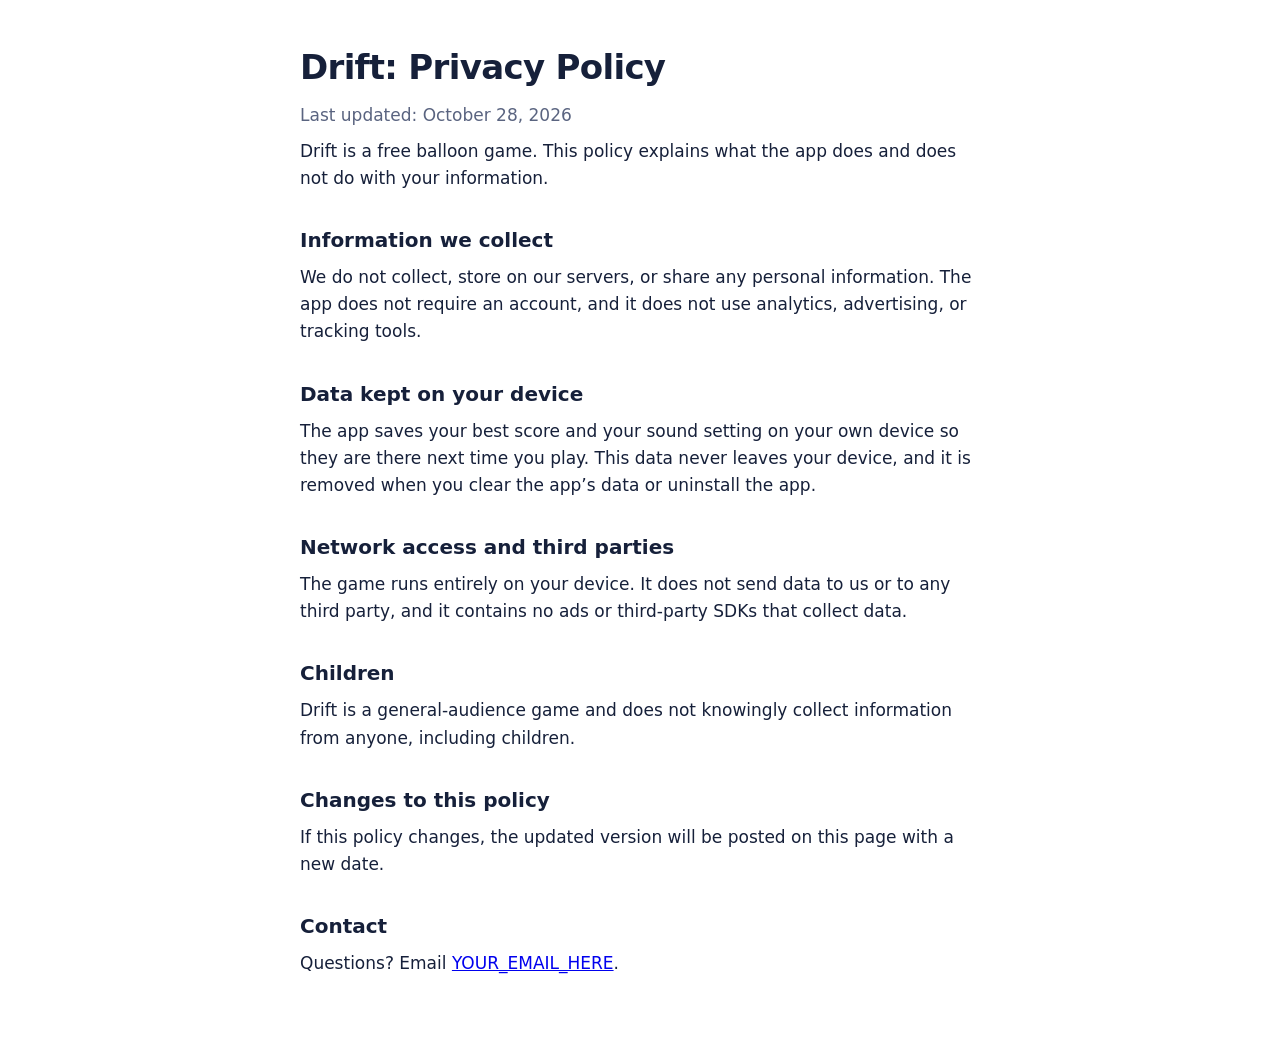
<file: drift/privacy-policy.html>
<!DOCTYPE html>
<html lang="en">
<head>
<meta charset="utf-8">
<meta name="viewport" content="width=device-width, initial-scale=1">
<meta name="color-scheme" content="light dark">
<title>Drift: Privacy Policy</title>
<style>
  :root { --bg: #ffffff; --fg: #16203a; --muted: #5a6480; }
  @media (prefers-color-scheme: dark) { :root { --bg: #0e1230; --fg: #eef1ff; --muted: #a9b0d0; } }
  body { margin: 0; background: var(--bg); color: var(--fg); font: 17px/1.6 system-ui, -apple-system, 'Segoe UI', sans-serif; }
  main { max-width: 680px; margin: 0 auto; padding: 40px 22px 64px; }
  h1 { font-size: 34px; letter-spacing: -0.02em; margin: 0 0 4px; }
  h2 { font-size: 20px; margin: 32px 0 6px; }
  p { margin: 8px 0; }
  .muted { color: var(--muted); }
</style>
</head>
<body>
<main>
  <h1>Drift: Privacy Policy</h1>
  <p class="muted">Last updated: October 28, 2026</p>

  <p>Drift is a free balloon game. This policy explains what the app does and does not do with your information.</p>

  <h2>Information we collect</h2>
  <p>We do not collect, store on our servers, or share any personal information. The app does not require an account, and it does not use analytics, advertising, or tracking tools.</p>

  <h2>Data kept on your device</h2>
  <p>The app saves your best score and your sound setting on your own device so they are there next time you play. This data never leaves your device, and it is removed when you clear the app’s data or uninstall the app.</p>

  <h2>Network access and third parties</h2>
  <p>The game runs entirely on your device. It does not send data to us or to any third party, and it contains no ads or third-party SDKs that collect data.</p>

  <h2>Children</h2>
  <p>Drift is a general-audience game and does not knowingly collect information from anyone, including children.</p>

  <h2>Changes to this policy</h2>
  <p>If this policy changes, the updated version will be posted on this page with a new date.</p>

  <h2>Contact</h2>
  <p>Questions? Email <a href="mailto:YOUR_EMAIL_HERE">YOUR_EMAIL_HERE</a>.</p>
</main>
</body>
</html>
</file>
<file: styles.css>
:root {
  color-scheme: light;
  --paper: #f5f1e8;
  --ink: #221f1a;
  --muted: #6f685b;
  --rule: #cfc7b3;
  --accent: #2b4a3f;
  --serif: "Iowan Old Style", "Palatino Linotype", Palatino, "Book Antiqua", Georgia, serif;
  --sans: ui-sans-serif, system-ui, -apple-system, "Segoe UI", Roboto, Helvetica, Arial, sans-serif;
}
* { box-sizing: border-box; }
html { scroll-behavior: smooth; }
body {
  margin: 0; background: var(--paper); color: var(--ink);
  font: 19px/1.62 var(--serif); -webkit-font-smoothing: antialiased;
  text-rendering: optimizeLegibility;
}
::selection { background: var(--accent); color: var(--paper); }

.page { max-width: 980px; margin: 0 auto; padding: 40px 28px 56px; }

a { color: var(--ink); text-decoration: underline; text-decoration-color: var(--rule); text-decoration-thickness: 1.5px; text-underline-offset: 4px; transition: text-decoration-color .15s, color .15s; }
a:hover { color: var(--accent); text-decoration-color: var(--accent); }
a:focus-visible { outline: 2px solid var(--accent); outline-offset: 3px; }

/* top bar */
.top { display: flex; justify-content: space-between; align-items: baseline; gap: 16px; flex-wrap: wrap; margin-bottom: 88px; font-family: var(--sans); font-size: 14.5px; }
.top .name { font-family: var(--serif); font-size: 19px; text-decoration: none; font-weight: 600; }
.top nav { display: flex; gap: 22px; }
.top nav a { color: var(--muted); text-decoration: none; }
.top nav a:hover { color: var(--accent); }

/* intro */
.intro { font-size: clamp(25px, 3.6vw, 34px); line-height: 1.38; letter-spacing: -.012em; margin: 0 0 56px; max-width: 24em; }

/* section labels sit in the left margin on wide screens */
h2 { font: 600 13px/1 var(--sans); letter-spacing: .14em; text-transform: uppercase; color: var(--accent); margin: 72px 0 26px; }
.flow + h2 { margin-top: 0; }

/* roles: date | text | margin note */
.role { display: grid; grid-template-columns: 130px minmax(0, 1fr) 200px; column-gap: 36px; padding: 28px 0; border-top: 1px solid var(--rule); }
h2 + .role { border-top-color: var(--ink); }
.when { font: 14px/1.9 var(--sans); color: var(--muted); font-variant-numeric: tabular-nums; }
.body h3 { font-size: 20px; margin: 0 0 8px; font-weight: 600; line-height: 1.35; }
.body p { margin: 0; max-width: 33em; }
.note { font: 14.5px/1.55 var(--sans); color: var(--muted); border-left: 2px solid var(--accent); padding-left: 14px; align-self: start; margin-top: 4px; }
.aside-line { margin: 4px 0 0; padding-top: 24px; border-top: 1px solid var(--rule); color: var(--muted); font-size: 17px; padding-left: 166px; }


/* motion + graphics */
.flow { margin: 0 0 96px; }
.flow svg { width: 100%; height: auto; display: block; overflow: visible; }
.flow .rail { stroke: var(--rule); stroke-width: 1.5; }
.flow .nodes circle { fill: var(--paper); stroke: var(--ink); stroke-width: 1.5; animation: node 4s ease-out infinite; transform-box: fill-box; transform-origin: center; }
.flow .dots circle { fill: var(--accent); }
.flow .lbl text { font: 600 13px var(--sans); letter-spacing: .14em; text-transform: uppercase; fill: var(--muted); }
@keyframes node { 0%, 100% { fill: var(--paper); transform: scale(1); } 6% { fill: var(--accent); transform: scale(1.5); } 30% { fill: var(--paper); transform: scale(1); } }
figcaption { font: 13.5px/1.5 var(--sans); color: var(--muted); margin-top: 10px; }

.proj { display: grid; grid-template-columns: 130px minmax(0, 1fr) 200px; column-gap: 36px; padding: 28px 0; border-top: 1px solid var(--rule); }
h2 + .proj { border-top-color: var(--ink); }
.media { margin: 0; align-self: start; }
.media svg { width: 100%; height: auto; display: block; }
.media video { width: 100%; height: auto; display: block; border-radius: 14px; border: 1px solid var(--rule); background: var(--rule); }
.phone { width: 170px; }
.grid line { stroke: var(--rule); stroke-width: 1; }
.trace path { fill: none; stroke-width: 1.6; stroke-linecap: round; stroke-linejoin: round; stroke-dasharray: 1; animation: draw 7s ease-in-out infinite; }
.trace path:nth-child(1) { stroke: var(--accent); }
.trace path:nth-child(2) { stroke: var(--ink); opacity: .55; }
.trace path:nth-child(3) { stroke: var(--muted); opacity: .8; }
@keyframes draw { 0% { stroke-dashoffset: 1; } 55%, 90% { stroke-dashoffset: 0; } 100% { stroke-dashoffset: 0; opacity: 0; } }
.slabs polygon { fill: var(--accent); opacity: .18; animation: slab 4.8s ease-in-out infinite; }
@keyframes slab { 0%, 100% { opacity: .18; } 20%, 40% { opacity: .85; } 60% { opacity: .18; } }
.lbl2 text { font: 600 9px var(--sans); letter-spacing: .12em; text-transform: uppercase; fill: var(--ink); }

.prose { margin: 0 0 0 166px; max-width: 33em; }
.mail { font-weight: 600; }

footer { margin-top: 96px; padding-top: 20px; border-top: 1px solid var(--rule); display: flex; justify-content: space-between; gap: 16px; flex-wrap: wrap; font: 13.5px/1.5 var(--sans); color: var(--muted); }

@media (max-width: 860px) {
  body { font-size: 18px; }
  .page { padding: 28px 22px 48px; }
  .top { margin-bottom: 56px; }
  .intro { margin-bottom: 64px; }
  .role { grid-template-columns: 1fr; row-gap: 6px; }
  .when { line-height: 1.4; }
  .note { margin: 10px 0 0; }
  .aside-line, .prose { padding-left: 0; margin-left: 0; }
  .proj { grid-template-columns: 1fr; row-gap: 6px; }
  .media { margin-top: 12px; max-width: 240px; }
  .phone { width: 190px; }
  .flow .lbl text { font-size: 24px; }
}
@media (prefers-reduced-motion: reduce) { html { scroll-behavior: auto; } a { transition: none; } .flow .nodes circle, .trace path, .slabs polygon { animation: none; } .trace path { stroke-dashoffset: 0; } .slabs polygon { opacity: .6; } .flow .dots { display: none; } }
@media print { .top nav { display: none; } body { background: #fff; color: #000; } }
</file>
